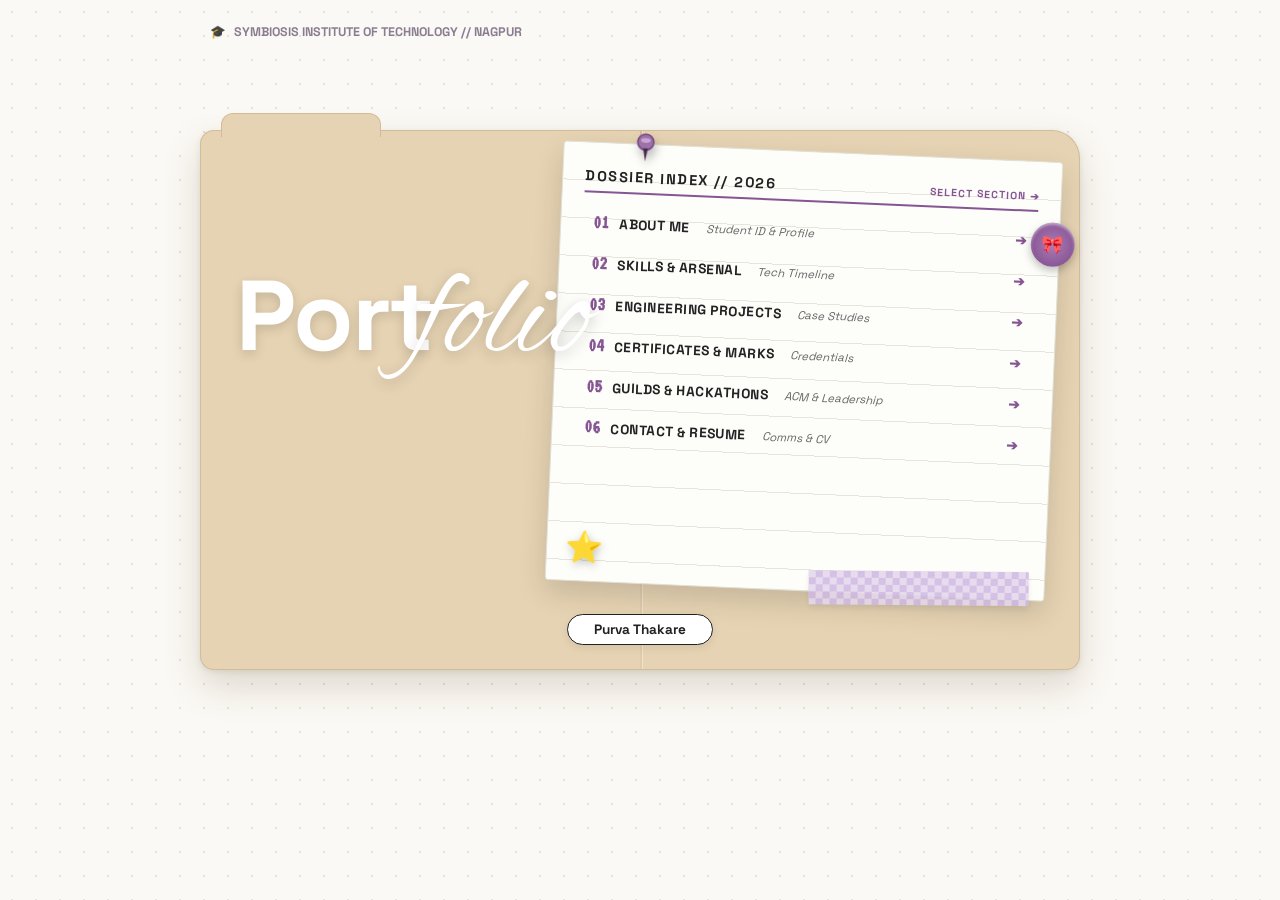
<file: index.html>
<!DOCTYPE html>
<html lang="en">
<head>
  <meta charset="UTF-8">
  <meta name="viewport" content="width=device-width, initial-scale=1.0">
  <meta name="description" content="Purva Thakare - Manila Folder & Scrapbook Portfolio (SIT Nagpur). Inspired by Alba Maho scrapbook reference.">
  <meta name="author" content="Purva Thakare">
  <title>Purva Thakare | Portfolio Dossier</title>
  
  <!-- Favicon Manila Folder Pin -->
  <link rel="icon" href="data:image/svg+xml,<svg xmlns=%22http://www.w3.org/2000/svg%22 viewBox=%220 0 100 100%22><text y=%22.9em%22 font-size=%2290%22>📁</text></svg>">

  <!-- Manila Folder & Scrapbook Stylesheet -->
  <link rel="stylesheet" href="css/retro-arcade.css">
</head>
<body>

  <!-- Top Institution HUD -->
  <aside class="quick-hud-dock">
    <div style="font-size: 0.78rem; font-weight: 700; color: #8a7d91; display: flex; align-items: center; gap: 8px;">
      <span>🎓</span> SYMBIOSIS INSTITUTE OF TECHNOLOGY // NAGPUR
    </div>
  </aside>

  <!-- ===================================================================
       1. TOP PILL NAVIGATION (Active on sub-pages; index page navigates via notebook)
       =================================================================== -->
  <nav class="top-pill-nav" aria-label="Scrapbook Section Navigation">
    <div class="pill-nav-container">
      <button class="nav-pill-btn active" data-stage="cover">📁 INDEX</button>
      <button class="nav-pill-btn" data-stage="about">ABOUT ME</button>
      <button class="nav-pill-btn" data-stage="skills">SKILLS</button>
      <button class="nav-pill-btn" data-stage="projects">PROJECTS</button>
      <button class="nav-pill-btn" data-stage="inventory">CERTIFICATES</button>
      <button class="nav-pill-btn" data-stage="guilds">GUILDS</button>
      <button class="nav-pill-btn" data-stage="contact">CONTACT</button>
    </div>
  </nav>

  <!-- ===================================================================
       MAIN VIEWPORT: STAGES IN MANILA FOLDER & SCRAPBOOK AESTHETIC
       =================================================================== -->
  <main class="scrapbook-viewport">

    <!-- ===============================================================
         STAGE 1: HERO MANILA FOLDER COVER (Matches Top of Reference)
         =============================================================== -->
    <section class="scrapbook-stage active-stage" id="stage-cover">
      <div class="manila-folder-wrapper">
        <div class="manila-folder-card">
          <!-- Folder Crease Seam -->
          <div class="folder-center-crease"></div>

          <!-- Pinned Lined Notebook Paper (Interactive Table of Contents Index Page) -->
          <div class="pinned-notebook-sheet">
            <!-- Purple 3D Pushpin (Top-Left) -->
            <svg class="purple-pushpin" viewBox="0 0 40 40">
              <circle cx="20" cy="14" r="10" fill="#9d72a8" stroke="#774982" stroke-width="2"/>
              <ellipse cx="20" cy="12" rx="6" ry="3" fill="#c8a5d3"/>
              <polygon points="17,22 23,22 20,38" fill="#4a284e"/>
            </svg>

            <!-- Purple Wax Seal Stamp with Bow (Right Edge) -->
            <div class="wax-seal-badge" title="Verified Dossier">🎀</div>

            <!-- Yellow 3D Star Charm (Bottom-Left from index_paper_reference.png) -->
            <div class="yellow-star-charm" title="Star Accent">⭐</div>

            <!-- Lavender Gingham Washi Tape (Bottom Edge) -->
            <div class="gingham-tape-strip"></div>

            <!-- Index Sheet Content / Buttons Placed on the Notebook Ruling -->
            <div class="index-sheet-header">
              <span class="index-header-title">DOSSIER INDEX // 2026</span>
              <span class="index-header-sub">SELECT SECTION ➔</span>
            </div>

            <div class="index-nav-links">
              <button class="index-line-btn" data-target-stage="about">
                <div class="index-line-left">
                  <span class="idx-marker">01</span>
                  <span class="idx-text">ABOUT ME</span>
                  <span class="idx-sub">Student ID & Profile</span>
                </div>
                <span class="idx-arrow">➔</span>
              </button>

              <button class="index-line-btn" data-target-stage="skills">
                <div class="index-line-left">
                  <span class="idx-marker">02</span>
                  <span class="idx-text">SKILLS & ARSENAL</span>
                  <span class="idx-sub">Tech Timeline</span>
                </div>
                <span class="idx-arrow">➔</span>
              </button>

              <button class="index-line-btn" data-target-stage="projects">
                <div class="index-line-left">
                  <span class="idx-marker">03</span>
                  <span class="idx-text">ENGINEERING PROJECTS</span>
                  <span class="idx-sub">Case Studies</span>
                </div>
                <span class="idx-arrow">➔</span>
              </button>

              <button class="index-line-btn" data-target-stage="inventory">
                <div class="index-line-left">
                  <span class="idx-marker">04</span>
                  <span class="idx-text">CERTIFICATES & MARKS</span>
                  <span class="idx-sub">Credentials</span>
                </div>
                <span class="idx-arrow">➔</span>
              </button>

              <button class="index-line-btn" data-target-stage="guilds">
                <div class="index-line-left">
                  <span class="idx-marker">05</span>
                  <span class="idx-text">GUILDS & HACKATHONS</span>
                  <span class="idx-sub">ACM & Leadership</span>
                </div>
                <span class="idx-arrow">➔</span>
              </button>

              <button class="index-line-btn" data-target-stage="contact">
                <div class="index-line-left">
                  <span class="idx-marker">06</span>
                  <span class="idx-text">CONTACT & RESUME</span>
                  <span class="idx-sub">Comms & CV</span>
                </div>
                <span class="idx-arrow">➔</span>
              </button>
            </div>
          </div>

          <!-- Signature Mixed Typography: "Port" (Geo) + "folio" (Cursive Script) -->
          <div class="mixed-portfolio-title">
            <span class="title-part-geo">Port</span>
            <span class="title-part-script">folio</span>
          </div>

          <!-- Bottom Label Badge (Alba Maho style -> Purva Thakare) -->
          <div class="folder-name-badge">
            Purva Thakare
          </div>
        </div>
      </div>
    </section>

    <!-- ===============================================================
         STAGE 2: ABOUT ME (DOSSIER & HANGING STUDENT ID LANYARD BADGE)
         Matches Middle Section of Reference Image
         =============================================================== -->
    <section class="scrapbook-stage" id="stage-about">
      <div class="stationery-dossier-card">
        <!-- Top Folder Tab -->
        <div class="dossier-top-tab"></div>

        <!-- Mixed Title: "About" (Cursive Script) + "me" (Pixel/Geo) -->
        <div class="about-mixed-heading">
          <span class="script-about">About</span>
          <span class="geo-me">me</span>
        </div>

        <!-- 3-Column Dossier Layout: Left Notes, Center Hanging ID, Right Notes -->
        <div class="dossier-columns-grid">

          <!-- Left Column Notes -->
          <div style="display: flex; flex-direction: column; gap: 16px;">
            <div class="dotted-note-box">
              <div class="note-box-title">🎓 Current Academic Standing</div>
              <div>Currently studying Bachelor of Technology in Computer Science and Engineering at Symbiosis Institute of Technology (SIT), Nagpur (2024–2028).</div>
            </div>

            <div class="dotted-note-box">
              <div class="note-box-title">🎖️ Schooling Foundation</div>
              <div>Carmel Convent Sr. Sec. School, Bhopal, Madhya Pradesh (Kindergarten through 12th Grade, CBSE Board).</div>
            </div>
          </div>

          <!-- Center Column: Hanging Student ID Badge (Replicating Reference Image) -->
          <div class="student-id-lanyard-wrapper">
            <!-- Metal Lanyard Clamp & Strap Loop -->
            <div class="id-metal-clip">
              <div class="clip-hole"></div>
            </div>

            <!-- Clear Plastic Badge Holder -->
            <div class="hanging-id-card">
              <div class="id-card-topbar">
                <span>STUDENT ID // 2024–28</span>
                <span>SIT NAGPUR</span>
              </div>

              <div class="id-card-content-flex">
                <!-- User's Official SIT Uniform Portrait with Round Glasses -->
                <div class="id-photo-frame">
                  <img src="assets/images/purva_profile.jpg" alt="Purva Thakare SIT Portrait" class="id-photo-img">
                </div>

                <!-- Meta Fields -->
                <div class="id-meta-fields">
                  <div style="font-weight: 800; font-size: 0.65rem; color: #888;">NAME:</div>
                  <div class="id-name-script">Purva Thakare</div>
                  <div style="font-weight: 700; color: #222; font-size: 0.72rem; margin-top: 2px;">OCCUPATION:</div>
                  <div style="font-style: italic; color: #555;">CSE Undergrad</div>
                  <div style="font-weight: 700; color: #222; font-size: 0.72rem; margin-top: 2px;">STATUS:</div>
                  <div style="color: #27ae60; font-weight: 700;">Active Scholar</div>
                </div>
              </div>

              <!-- Barcode Strip on ID Badge -->
              <div class="id-barcode-graphic"></div>
            </div>
          </div>

          <!-- Right Column Notes -->
          <div style="display: flex; flex-direction: column; gap: 16px;">
            <div class="dotted-note-box">
              <div class="note-box-title">🗣️ Languages</div>
              <div>English, Hindi, Marathi</div>
            </div>

            <div class="dotted-note-box">
              <div class="note-box-title">📍 Locations</div>
              <div>Bhopal, Madhya Pradesh<br>Nagpur, Maharashtra</div>
            </div>

            <div class="dotted-note-box">
              <div class="note-box-title">⚡ Career Focus</div>
              <div>AI/ML Systems, Web Engineering, and IoT Wearables.</div>
            </div>
          </div>

        </div>

        <!-- Bottom Statement (Matches Reference Quote Style) -->
        <div class="dossier-bottom-summary">
          Interested in <strong>applied machine learning, responsive web platforms, and IoT hazard detection systems</strong> that connect with users through purposeful software engineering.
        </div>
      </div>

      <div style="display: flex; justify-content: space-between; margin-top: 24px;">
        <button class="nav-pill-btn" data-target-stage="cover">◀ Cover</button>
        <button class="nav-pill-btn" data-target-stage="skills">Skills Sheet ▶</button>
      </div>
    </section>

    <!-- ===============================================================
         STAGE 3: SKILLS SHEET WITH CURLED CORNERS & TIMELINE BRANCHES
         Matches Bottom Section of Reference Image
         =============================================================== -->
    <section class="scrapbook-stage" id="stage-skills">
      <div class="skills-sheet-container">
        <!-- Top Pixel Confetti / Purple Mosaic Row -->
        <div class="top-pixel-confetti-row"></div>

        <!-- Curled Paper Corners (Dog-ear folded corners from reference) -->
        <div class="curled-corner-left"></div>
        <div class="curled-corner-right"></div>

        <!-- Mixed Title: "Sk" (Cursive Script) + "ills" (Pixel/Geo) -->
        <div class="skills-mixed-title">
          <span class="script-sk">Sk</span>
          <span class="geo-ills">ills</span>
        </div>

        <!-- Skills Timeline Wire with Purple Node Badges -->
        <div class="skills-timeline-wire">
          <div class="skill-branch-nodes">
            
            <!-- Skill 1: Python -->
            <div class="skill-badge-card">
              <div class="skill-badge-header">
                <div class="skill-square-icon">Py</div>
                <div>
                  <div style="font-weight: 800; font-size: 0.95rem;">Python</div>
                  <div class="skill-stars-rating">★★★★★</div>
                </div>
              </div>
              <p class="skill-desc-text">
                Certified in Python 3.x (Red Hat AD141). Data pipelines, OOP design, algorithmic scripting, and API services.
              </p>
            </div>

            <!-- Skill 2: JavaScript & Web -->
            <div class="skill-badge-card">
              <div class="skill-badge-header">
                <div class="skill-square-icon">Js</div>
                <div>
                  <div style="font-weight: 800; font-size: 0.95rem;">Web Dev</div>
                  <div class="skill-stars-rating">★★★★★</div>
                </div>
              </div>
              <p class="skill-desc-text">
                Modern responsive architectures, HTML5, CSS3, DOM manipulation, RESTful API integration, and user-centric UI.
              </p>
            </div>

            <!-- Skill 3: C & Java -->
            <div class="skill-badge-card">
              <div class="skill-badge-header">
                <div class="skill-square-icon">C/J</div>
                <div>
                  <div style="font-weight: 800; font-size: 0.95rem;">C / Java</div>
                  <div class="skill-stars-rating">★★★★☆</div>
                </div>
              </div>
              <p class="skill-desc-text">
                Robust foundation in memory management, object-oriented concepts, and algorithmic problem-solving.
              </p>
            </div>

            <!-- Skill 4: Machine Learning & NLP -->
            <div class="skill-badge-card">
              <div class="skill-badge-header">
                <div class="skill-square-icon">ML</div>
                <div>
                  <div style="font-weight: 800; font-size: 0.95rem;">AI / ML</div>
                  <div class="skill-stars-rating">★★★★☆</div>
                </div>
              </div>
              <p class="skill-desc-text">
                Scikit-learn, text sentiment classification, cosine similarity recommender systems, and computer vision pipelines.
              </p>
            </div>

            <!-- Skill 5: IoT & Embedded Sensors -->
            <div class="skill-badge-card">
              <div class="skill-badge-header">
                <div class="skill-square-icon">IoT</div>
                <div>
                  <div style="font-weight: 800; font-size: 0.95rem;">Hardware</div>
                  <div class="skill-stars-rating">★★★★☆</div>
                </div>
              </div>
              <p class="skill-desc-text">
                Microcontroller firmware (Arduino/ESP32), ultrasonic/optical sensor arrays, and low-latency alert haptics.
              </p>
            </div>

          </div>

          <!-- Plus Tags Cluster (+ SQL, + GIT, + LINUX, + EXCEL, + CANVA) -->
          <div class="skill-plus-tags-cluster">
            <span class="plus-tag-pill"><span class="plus-symbol">+</span> SQL / PL</span>
            <span class="plus-tag-pill"><span class="plus-symbol">+</span> GIT & GITHUB</span>
            <span class="plus-tag-pill"><span class="plus-symbol">+</span> LINUX (RED HAT RH124)</span>
            <span class="plus-tag-pill"><span class="plus-symbol">+</span> DATA STRUCTURES (INFOSYS)</span>
            <span class="plus-tag-pill"><span class="plus-symbol">+</span> CANVA</span>
            <span class="plus-tag-pill"><span class="plus-symbol">+</span> EXCEL</span>
            <span class="plus-tag-pill"><span class="plus-symbol">+</span> POWERPOINT</span>
            <span class="plus-tag-pill"><span class="plus-symbol">+</span> TEAM LEADERSHIP (ACM)</span>
          </div>
        </div>
      </div>

      <div style="display: flex; justify-content: space-between; margin-top: 24px;">
        <button class="nav-pill-btn" data-target-stage="about">◀ About Me</button>
        <button class="nav-pill-btn" data-target-stage="projects">View Projects ▶</button>
      </div>
    </section>

    <!-- ===============================================================
         STAGE 4: PROJECTS (SCRAPBOOK DOSSIER CARDS)
         =============================================================== -->
    <section class="scrapbook-stage" id="stage-projects">
      <div class="stationery-dossier-card">
        <div class="about-mixed-heading">
          <span class="script-about">Proj</span>
          <span class="geo-me">ects</span>
        </div>

        <div class="projects-scrapbook-grid">
          
          <!-- Project 1 -->
          <article class="project-dossier-card">
            <div class="project-tape-tag">RECOMMENDER SYSTEM</div>
            <h3 class="project-card-heading">Spotify Recommender System</h3>
            <div class="project-dates">Jan 2025 – Apr 2025</div>
            <p class="project-body">
              Engineered a personalized music recommendation engine using Python, Scikit-learn, and the Spotify Web API. Calculates cosine similarity across 50,000+ track metadata vectors to generate custom 20-song playlists.
            </p>
            <button class="project-inspect-btn btn-inspect-quest" data-quest="spotify">Inspect Case Study</button>
          </article>

          <!-- Project 2 -->
          <article class="project-dossier-card">
            <div class="project-tape-tag">CONVERSATIONAL AI</div>
            <h3 class="project-card-heading">NLP Mental Health Chatbot</h3>
            <div class="project-dates">Jul 2025 – Dec 2025</div>
            <p class="project-body">
              Developed an empathetic AI conversational agent using Python and NLP to analyze conversational sentiment, detect emotional distress signals, and offer supportive context-aware wellness coping strategies.
            </p>
            <button class="project-inspect-btn btn-inspect-quest" data-quest="chatbot">Inspect Case Study</button>
          </article>

          <!-- Project 3 -->
          <article class="project-dossier-card">
            <div class="project-tape-tag">COMPUTER VISION & NLP</div>
            <h3 class="project-card-heading">Cinematic Metadata AI Agent</h3>
            <div class="project-dates">Jan 2026 – Present</div>
            <p class="project-body">
              Built an automated AI agent that processes video reels to extract scene classification, actor dialogues, emotion detection, and timestamp-synchronized video discovery indices.
            </p>
            <button class="project-inspect-btn btn-inspect-quest" data-quest="cinematic">Inspect Case Study</button>
          </article>

          <!-- Project 4 -->
          <article class="project-dossier-card">
            <div class="project-tape-tag">IOT & WEARABLE TECH</div>
            <h3 class="project-card-heading">AuraPath: Hazard Detection</h3>
            <div class="project-dates">Apr 2026 – Present</div>
            <p class="project-body">
              Designed AuraPath, an assistive wearable device for visually impaired individuals. Integrates ultrasonic proximity and optical sensors with microcontrollers for real-time haptic/audio hazard alerts.
            </p>
            <button class="project-inspect-btn btn-inspect-quest" data-quest="aurapath">Inspect Case Study</button>
          </article>

        </div>
      </div>

      <div style="display: flex; justify-content: space-between; margin-top: 24px;">
        <button class="nav-pill-btn" data-target-stage="skills">◀ Skills</button>
        <button class="nav-pill-btn" data-target-stage="inventory">Certificates ▶</button>
      </div>
    </section>

    <!-- ===============================================================
         STAGE 5: INVENTORY & CERTIFICATES
         =============================================================== -->
    <section class="scrapbook-stage" id="stage-inventory">
      <div class="stationery-dossier-card">
        <div class="about-mixed-heading">
          <span class="script-about">Cert</span>
          <span class="geo-me">ificates</span>
        </div>

        <div class="cert-cards-row">
          <div class="cert-document-item">
            <span class="cert-badge-stamp">📜</span>
            <div class="cert-doc-title">Introduction to Python (AD141)</div>
            <div class="cert-doc-issuer">Red Hat Training & Certification</div>
            <p style="font-size: 0.85rem; color: #555;">
              Certified mastery in modular Python, procedural algorithms, data transformation, and system utilities.
            </p>
          </div>

          <div class="cert-document-item">
            <span class="cert-badge-stamp">🏆</span>
            <div class="cert-doc-title">DSA using Python (Part 1)</div>
            <div class="cert-doc-issuer">Infosys Springboard</div>
            <p style="font-size: 0.85rem; color: #555;">
              Computational complexity analysis (Big-O), recursion, sorting/searching algorithms, and linked structures.
            </p>
          </div>

          <div class="cert-document-item">
            <span class="cert-badge-stamp">🛡️</span>
            <div class="cert-doc-title">System Administration I (RH124)</div>
            <div class="cert-doc-issuer">Red Hat Enterprise Linux (Ver. 10)</div>
            <p style="font-size: 0.85rem; color: #555;">
              Linux terminal mastery, file hierarchy permissions, storage management, and background service daemons.
            </p>
          </div>
        </div>

        <!-- Academic Performance Scoreboard -->
        <div class="academic-scoreboard-row">
          <div class="score-cell">
            <div class="score-num">B.Tech</div>
            <div style="font-weight: 700; font-size: 0.85rem;">SIT NAGPUR</div>
            <div style="font-size: 0.75rem; color: #666;">Computer Science (2024–28)</div>
          </div>
          <div class="score-cell">
            <div class="score-num">10+2</div>
            <div style="font-weight: 700; font-size: 0.85rem;">CARMEL CONVENT</div>
            <div style="font-size: 0.75rem; color: #666;">CBSE Board, Bhopal</div>
          </div>
          <div class="score-cell">
            <div class="score-num">4+</div>
            <div style="font-weight: 700; font-size: 0.85rem;">PROJECTS</div>
            <div style="font-size: 0.75rem; color: #666;">AI, NLP, IoT, Recommender</div>
          </div>
          <div class="score-cell">
            <div class="score-num">3</div>
            <div style="font-weight: 700; font-size: 0.85rem;">CREDENTIALS</div>
            <div style="font-size: 0.75rem; color: #666;">Red Hat & Infosys</div>
          </div>
        </div>
      </div>

      <div style="display: flex; justify-content: space-between; margin-top: 24px;">
        <button class="nav-pill-btn" data-target-stage="projects">◀ Projects</button>
        <button class="nav-pill-btn" data-target-stage="guilds">Guilds ▶</button>
      </div>
    </section>

    <!-- ===============================================================
         STAGE 6: GUILDS & CONTRIBUTIONS
         =============================================================== -->
    <section class="scrapbook-stage" id="stage-guilds">
      <div class="stationery-dossier-card">
        <div class="about-mixed-heading">
          <span class="script-about">Lead</span>
          <span class="geo-me">ership</span>
        </div>

        <div class="projects-scrapbook-grid">
          <div class="project-dossier-card">
            <div class="project-tape-tag">ACM STUDENT CHAPTER</div>
            <h3 class="project-card-heading">Core Committee Member</h3>
            <div class="project-dates">SIT Nagpur Student Chapter</div>
            <p class="project-body">
              Active student leader organizing campus hackathons, technical speaker series, and collaborative programming bootcamps.
            </p>
          </div>

          <div class="project-dossier-card">
            <div class="project-tape-tag">ENTERPRISE INTERNSHIP</div>
            <h3 class="project-card-heading">ServiceNow Virtual Internship</h3>
            <div class="project-dates">Software Intern</div>
            <p class="project-body">
              Hands-on exposure to enterprise cloud workflows, automated service architectures, and system administration modules.
            </p>
          </div>

          <div class="project-dossier-card">
            <div class="project-tape-tag">NATIONAL INNOVATION</div>
            <h3 class="project-card-heading">Smart India Hackathon (SIH)</h3>
            <div class="project-dates">Competitor & System Designer</div>
            <p class="project-body">
              Collaborated in 36-hour nationwide hackathon tackling real-world problems with rapid prototype design and data implementation.
            </p>
          </div>

          <div class="project-dossier-card">
            <div class="project-tape-tag">TECH SYMPOSIUMS</div>
            <h3 class="project-card-heading">Inter-College Hackathons</h3>
            <div class="project-dates">Participant & Team Lead</div>
            <p class="project-body">
              Regular participant in sprint hackathons, developing functional AI tools, accessible hardware systems, and clean web applications.
            </p>
          </div>
        </div>
      </div>

      <div style="display: flex; justify-content: space-between; margin-top: 24px;">
        <button class="nav-pill-btn" data-target-stage="inventory">◀ Certificates</button>
        <button class="nav-pill-btn" data-target-stage="contact">Contact Purva ▶</button>
      </div>
    </section>

    <!-- ===============================================================
         STAGE 7: CONTACT & DOWNLOAD RESUME
         =============================================================== -->
    <section class="scrapbook-stage" id="stage-contact">
      <div class="stationery-dossier-card">
        <div class="about-mixed-heading">
          <span class="script-about">Con</span>
          <span class="geo-me">tact</span>
        </div>

        <div class="contact-dossier-grid">
          <!-- Direct Links -->
          <div>
            <div class="contact-row-item">
              <span>✉️</span>
              <div>
                <div style="font-size: 0.72rem; color: #888;">EMAIL:</div>
                <a href="mailto:pthakare2602@gmail.com">pthakare2602@gmail.com</a>
              </div>
            </div>

            <div class="contact-row-item">
              <span>📞</span>
              <div>
                <div style="font-size: 0.72rem; color: #888;">TELEPHONE:</div>
                <a href="tel:+917999282181">+91 7999282181</a>
              </div>
            </div>

            <div class="contact-row-item">
              <span>💼</span>
              <div>
                <div style="font-size: 0.72rem; color: #888;">LINKEDIN:</div>
                <a href="https://www.linkedin.com/in/purva-thakare-83b820320/" target="_blank" rel="noopener noreferrer">Purva Thakare | LinkedIn</a>
              </div>
            </div>

            <div class="contact-row-item">
              <span>🐙</span>
              <div>
                <div style="font-size: 0.72rem; color: #888;">GITHUB:</div>
                <a href="https://github.com/purvathakare" target="_blank" rel="noopener noreferrer">github.com/purvathakare</a>
              </div>
            </div>

            <!-- Download Resume CTA Button -->
            <div style="margin-top: 20px;">
              <a href="assets/docs/Purva_Thakare_Resume.html" target="_blank" class="nav-pill-btn" style="display: block; text-align: center; background: #222222; color: #ffffff; padding: 12px 20px;">
                📄 View & Print Official Resume / CV
              </a>
            </div>
          </div>

          <!-- Transmission Form -->
          <div>
            <h3 style="font-size: 1.1rem; margin-bottom: 12px; font-weight: 800;">Dispatch a Message</h3>
            <form class="dossier-form" id="portfolio-contact-form">
              <input type="text" id="form-name" placeholder="Your Name or Recruiter Title" required>
              <input type="email" id="form-email" placeholder="Your Work Email" required>
              <textarea id="form-msg" rows="4" placeholder="Let's build something extraordinary together..." required></textarea>
              <button type="submit" class="btn-submit-scrapbook">Send Message</button>
            </form>
          </div>
        </div>

        <!-- =============================================================
             ADMIN ONLY // VISITOR IP SURVEILLANCE VAULT (CONTACT SECTION ONLY)
             Visible only to site owner (Purva) after PIN authentication
             ============================================================= -->
        <div class="admin-contact-container" id="admin-contact-section" style="margin-top: 36px; border-top: 2px dashed #865593; padding-top: 24px;">
          
          <!-- State 1: Locked Clearance Prompt (Visible by Default to visitors) -->
          <div id="contact-admin-locked" style="background: #fbf9f5; border: 1.5px solid #222222; border-radius: 8px; padding: 18px 22px;">
            <div style="display: flex; justify-content: space-between; align-items: center; flex-wrap: wrap; gap: 14px;">
              <div>
                <div class="admin-classified-tag" style="margin-bottom: 6px;">SITE OWNER CLEARANCE</div>
                <div style="font-weight: 800; font-size: 1.05rem; color: #222222;">
                  🔒 Administrator IP Surveillance Portal
                </div>
                <div style="font-size: 0.8rem; color: #666666; margin-top: 3px;">
                  Restricted to Purva Thakare. Enter PIN code to inspect real-time visitor IP addresses and connection logs.
                </div>
              </div>

              <!-- Quick PIN Unlock Form -->
              <form id="contact-admin-pin-form" style="display: flex; gap: 8px; align-items: center; flex-wrap: wrap;">
                <input type="password" id="contact-admin-pin-input" class="admin-search-input" placeholder="Enter PIN code" style="width: 160px; min-width: 130px; padding: 8px 12px;" required>
                <button type="submit" class="admin-action-btn" style="padding: 8px 18px; font-size: 0.82rem;">
                  Unlock
                </button>
              </form>
            </div>
            <div id="contact-admin-pin-error" class="admin-pin-error" style="margin-top: 8px; color: #c0392b;">Incorrect PIN. Access restricted to site administrator.</div>
          </div>

          <!-- State 2: Unlocked Admin Console (Revealed ONLY after correct PIN verification) -->
          <div id="contact-admin-unlocked" style="display: none; background: #ffffff; border: 2px solid #222222; border-radius: 8px; padding: 22px;">
            
            <div style="display: flex; justify-content: space-between; align-items: flex-start; flex-wrap: wrap; gap: 12px; margin-bottom: 18px;">
              <div>
                <div class="admin-classified-tag" style="margin-bottom: 4px;">TOP SECRET // VISITOR SURVEILLANCE REGISTRY</div>
                <h3 style="font-size: 1.35rem; font-weight: 800; color: #222222; margin: 2px 0;">
                  Live Visitor IP Intelligence Center
                </h3>
                <div style="font-size: 0.78rem; color: #666666;">
                  Authenticated as: <strong style="color: #865593;">Purva Thakare (Admin)</strong> // Real-time cross-device visitor traffic
                </div>
              </div>

              <button class="admin-action-btn" id="btn-contact-admin-lock" style="font-size: 0.75rem; background: #c0392b;">
                🔒 Lock Console
              </button>
            </div>

            <!-- Live Metrics Deck -->
            <div class="admin-metrics-row">
              <div class="admin-metric-card">
                <div class="admin-metric-num" id="contact-metric-total">0</div>
                <div class="admin-metric-label">TOTAL VISITS RECORDED</div>
              </div>
              <div class="admin-metric-card">
                <div class="admin-metric-num" id="contact-metric-unique">0</div>
                <div class="admin-metric-label">UNIQUE VISITOR IPS</div>
              </div>
              <div class="admin-metric-card">
                <div class="admin-metric-num" style="color: #2e7d32;" id="contact-metric-sync">LIVE 🟢</div>
                <div class="admin-metric-label">CLOUD TELEMETRY SYNC</div>
              </div>
            </div>

            <!-- Toolbar: Search filter, Refresh, CSV Export, Clear -->
            <div class="admin-toolbar-row" style="margin-bottom: 14px;">
              <input type="text" id="contact-admin-search" class="admin-search-input" placeholder="🔍 Search IP, City, Country, or ISP...">
              
              <div style="display: flex; gap: 8px; flex-wrap: wrap;">
                <button class="admin-action-btn btn-secondary" id="btn-contact-admin-refresh" title="Pull latest incoming visitor logs from cloud">
                  🔄 Refresh
                </button>
                <button class="admin-action-btn" id="btn-contact-admin-export" title="Download all visitor IPs as CSV spreadsheet">
                  📥 Export CSV
                </button>
                <button class="admin-action-btn btn-secondary" id="btn-contact-admin-clear" title="Clear current visitor log history" style="color: #c0392b; border-color: #c0392b;">
                  🗑️ Clear
                </button>
              </div>
            </div>

            <!-- Real-Time Visitor IP Registry Table -->
            <div class="admin-table-wrapper" style="max-height: 400px; border: 1.5px solid #222222; border-radius: 6px;">
              <table class="admin-ip-table" id="contact-admin-table">
                <thead>
                  <tr>
                    <th style="min-width: 140px;">Visitor IP</th>
                    <th style="min-width: 160px;">Geographic Location</th>
                    <th style="min-width: 130px;">Network / ISP</th>
                    <th style="min-width: 130px;">Device & OS</th>
                    <th style="min-width: 130px;">Timestamp</th>
                  </tr>
                </thead>
                <tbody id="contact-admin-tbody">
                  <!-- Injected via js/visitor-telemetry.js -->
                </tbody>
              </table>
            </div>

            <!-- Real-Time Mobile Push Notifications & Cloud Webhook Settings -->
            <div class="admin-cloud-card" style="margin-top: 20px;">
              <div class="admin-cloud-header">
                <span>📡</span> Real-Time Cloud Telemetry & Push Alerts
              </div>
              <p style="font-size: 0.8rem; color: #555555; line-height: 1.45; margin-bottom: 10px;">
                Visitors are dispatched to your cloud feed in real time. You can view the live feed in any browser or receive an instant push notification on your mobile phone whenever someone opens your portfolio!
              </p>

              <div style="display: flex; gap: 12px; align-items: center; flex-wrap: wrap; margin-bottom: 14px;">
                <a href="https://ntfy.sh/purva_portfolio_visitor_ips_2026" target="_blank" rel="noopener noreferrer" class="admin-action-btn" style="background: #865593; font-size: 0.78rem; padding: 7px 14px;">
                  🔔 Open Live Cloud Stream (ntfy.sh)
                </a>
                <span style="font-size: 0.75rem; color: #666;">
                  (Or subscribe on the free <a href="https://ntfy.sh" target="_blank" style="color: #865593; font-weight: bold;">ntfy app</a> to topic: <code>purva_portfolio_visitor_ips_2026</code>)
                </span>
              </div>

              <div style="border-top: 1px dashed #dcd0de; padding-top: 10px; margin-top: 10px;">
                <div style="font-size: 0.75rem; font-weight: 700; color: #444;">
                  Custom Webhook (Discord / Telegram / Custom API):
                </div>
                <div class="admin-cloud-input-row">
                  <input type="url" id="contact-custom-webhook" class="admin-cloud-input" placeholder="https://discord.com/api/webhooks/... or https://your-server/webhook">
                  <button class="admin-action-btn" id="btn-contact-save-webhook" style="font-size: 0.75rem; padding: 6px 12px;">Save Webhook</button>
                </div>
                <div id="contact-webhook-status" style="font-size: 0.72rem; color: #2e7d32; margin-top: 4px; display: none;">Saved! Future visitors will trigger this webhook.</div>
              </div>

              <div style="border-top: 1px dashed #dcd0de; padding-top: 10px; margin-top: 10px;">
                <div style="font-size: 0.75rem; font-weight: 700; color: #444;">
                  Change Admin PIN:
                </div>
                <div class="admin-cloud-input-row">
                  <input type="text" id="contact-change-pin" class="admin-cloud-input" placeholder="New PIN (e.g. purva2026)">
                  <button class="admin-action-btn" id="btn-contact-save-pin" style="font-size: 0.75rem; padding: 6px 12px;">Update PIN</button>
                </div>
                <div id="contact-pin-status" style="font-size: 0.72rem; color: #2e7d32; margin-top: 4px; display: none;">Admin PIN updated successfully!</div>
              </div>
            </div>

          </div>
        </div>
      </div>

      <div style="display: flex; justify-content: space-between; align-items: center; margin-top: 24px; flex-wrap: wrap; gap: 10px;">
        <button class="nav-pill-btn" data-target-stage="guilds">◀ Guilds</button>
        <div style="font-size: 0.75rem; color: #888888;">Purva Thakare &bull; SIT Nagpur</div>
        <button class="nav-pill-btn" data-target-stage="cover">Cover Home ▶</button>
      </div>
    </section>

  </main>

  <!-- Interactive Project Inspection Modal -->
  <div class="modal-overlay" id="quest-detail-modal">
    <div class="modal-content">
      <button class="modal-close-btn" id="modal-close">✕</button>
      <h3 id="modal-quest-title" style="color: #222222; font-size: 1.25rem; font-weight: 800; margin-bottom: 12px;"></h3>
      <div id="modal-quest-body"></div>
    </div>
  </div>

  <!-- Scripts -->
  <script src="js/retro-sound.js"></script>
  <script src="js/visitor-telemetry.js"></script>
  <script src="js/interactive-console.js"></script>
</body>
</html>
</file>
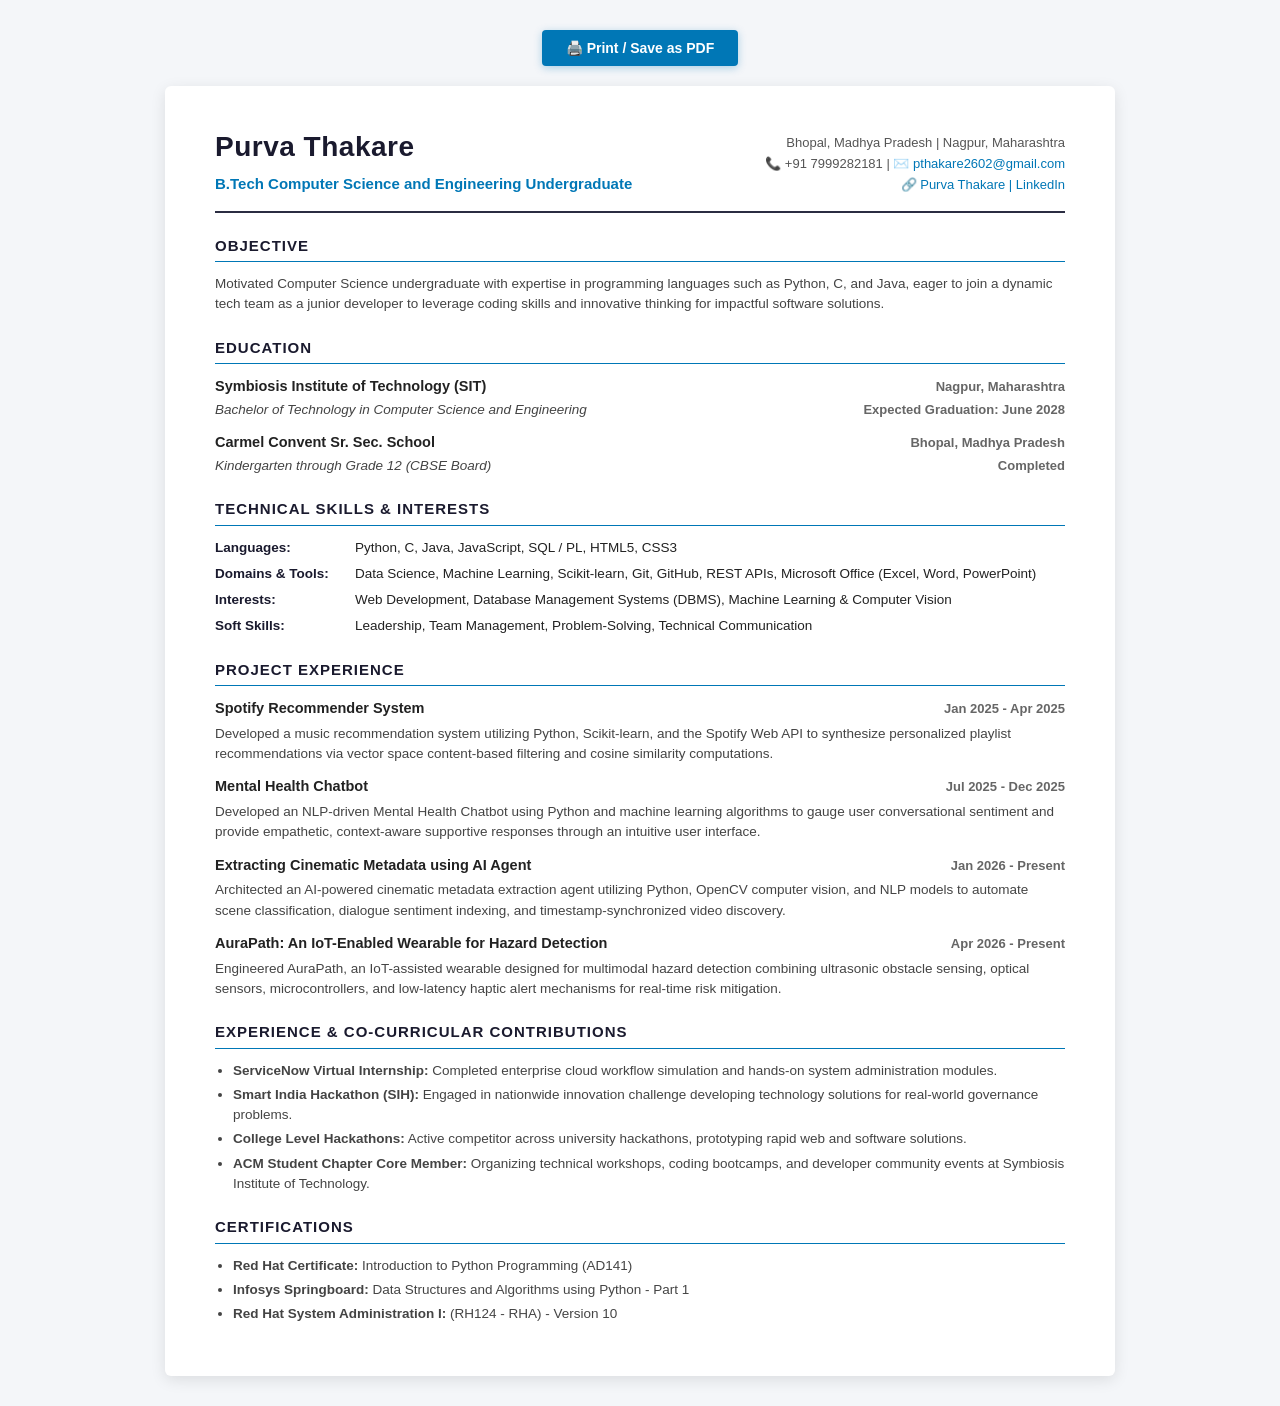
<file: assets/docs/Purva_Thakare_Resume.html>
<!DOCTYPE html>
<html lang="en">
<head>
  <meta charset="UTF-8">
  <meta name="viewport" content="width=device-width, initial-scale=1.0">
  <title>Purva Thakare - Curriculum Vitae</title>
  <style>
    body {
      font-family: 'Segoe UI', Tahoma, Geneva, Verdana, sans-serif;
      line-height: 1.5;
      color: #222;
      background: #f4f6f9;
      padding: 30px;
      margin: 0;
    }
    .resume-container {
      max-width: 850px;
      margin: 0 auto;
      background: #fff;
      padding: 40px 50px;
      box-shadow: 0 4px 15px rgba(0,0,0,0.1);
      border-radius: 6px;
    }
    .header-bar {
      border-bottom: 2px solid #2b2d42;
      padding-bottom: 15px;
      margin-bottom: 20px;
      display: flex;
      justify-content: space-between;
      align-items: flex-end;
    }
    .name-title h1 {
      margin: 0;
      font-size: 28px;
      color: #1a1a2e;
      letter-spacing: 0.5px;
    }
    .name-title p {
      margin: 5px 0 0;
      color: #0077b6;
      font-size: 15px;
      font-weight: 600;
    }
    .contact-info {
      text-align: right;
      font-size: 13px;
      color: #555;
      line-height: 1.6;
    }
    .contact-info a {
      color: #0077b6;
      text-decoration: none;
    }
    .section-title {
      font-size: 15px;
      font-weight: 700;
      text-transform: uppercase;
      letter-spacing: 1px;
      color: #1a1a2e;
      border-bottom: 1.5px solid #0077b6;
      padding-bottom: 4px;
      margin-top: 22px;
      margin-bottom: 12px;
    }
    .entry-row {
      display: flex;
      justify-content: space-between;
      align-items: baseline;
      margin-bottom: 2px;
    }
    .entry-main {
      font-weight: 700;
      color: #222;
      font-size: 14.5px;
    }
    .entry-sub {
      font-style: italic;
      color: #444;
      font-size: 13.5px;
    }
    .entry-meta {
      font-size: 13px;
      color: #666;
      font-weight: 600;
    }
    .entry-desc {
      font-size: 13.5px;
      color: #444;
      margin-top: 4px;
      margin-bottom: 12px;
    }
    ul.bullet-list {
      margin: 4px 0 12px 18px;
      padding: 0;
      font-size: 13.5px;
      color: #444;
    }
    ul.bullet-list li {
      margin-bottom: 4px;
    }
    .skills-grid {
      display: grid;
      grid-template-columns: 140px 1fr;
      row-gap: 6px;
      font-size: 13.5px;
    }
    .skill-cat {
      font-weight: 600;
      color: #1a1a2e;
    }
    .print-btn-bar {
      text-align: center;
      margin-bottom: 20px;
    }
    .print-btn {
      background: #0077b6;
      color: white;
      border: none;
      padding: 10px 24px;
      font-size: 14px;
      font-weight: 600;
      border-radius: 4px;
      cursor: pointer;
      box-shadow: 0 2px 8px rgba(0, 119, 182, 0.3);
    }
    .print-btn:hover {
      background: #023e8a;
    }
    @media print {
      body {
        background: #fff;
        padding: 0;
      }
      .resume-container {
        box-shadow: none;
        padding: 0;
        max-width: 100%;
      }
      .print-btn-bar {
        display: none;
      }
    }
  </style>
</head>
<body>

  <div class="print-btn-bar">
    <button class="print-btn" onclick="window.print()">🖨️ Print / Save as PDF</button>
  </div>

  <div class="resume-container">
    <div class="header-bar">
      <div class="name-title">
        <h1>Purva Thakare</h1>
        <p>B.Tech Computer Science and Engineering Undergraduate</p>
      </div>
      <div class="contact-info">
        <div>Bhopal, Madhya Pradesh | Nagpur, Maharashtra</div>
        <div>📞 +91 7999282181 | ✉️ <a href="mailto:pthakare2602@gmail.com">pthakare2602@gmail.com</a></div>
        <div>🔗 <a href="https://www.linkedin.com/in/purva-thakare-83b820320/" target="_blank">Purva Thakare | LinkedIn</a></div>
      </div>
    </div>

    <div class="section-title">Objective</div>
    <div class="entry-desc">
      Motivated Computer Science undergraduate with expertise in programming languages such as Python, C, and Java, eager to join a dynamic tech team as a junior developer to leverage coding skills and innovative thinking for impactful software solutions.
    </div>

    <div class="section-title">Education</div>
    <div style="margin-bottom: 12px;">
      <div class="entry-row">
        <span class="entry-main">Symbiosis Institute of Technology (SIT)</span>
        <span class="entry-meta">Nagpur, Maharashtra</span>
      </div>
      <div class="entry-row">
        <span class="entry-sub">Bachelor of Technology in Computer Science and Engineering</span>
        <span class="entry-meta">Expected Graduation: June 2028</span>
      </div>
    </div>

    <div style="margin-bottom: 12px;">
      <div class="entry-row">
        <span class="entry-main">Carmel Convent Sr. Sec. School</span>
        <span class="entry-meta">Bhopal, Madhya Pradesh</span>
      </div>
      <div class="entry-row">
        <span class="entry-sub">Kindergarten through Grade 12 (CBSE Board)</span>
        <span class="entry-meta">Completed</span>
      </div>
    </div>

    <div class="section-title">Technical Skills & Interests</div>
    <div class="skills-grid">
      <div class="skill-cat">Languages:</div>
      <div>Python, C, Java, JavaScript, SQL / PL, HTML5, CSS3</div>
      <div class="skill-cat">Domains & Tools:</div>
      <div>Data Science, Machine Learning, Scikit-learn, Git, GitHub, REST APIs, Microsoft Office (Excel, Word, PowerPoint)</div>
      <div class="skill-cat">Interests:</div>
      <div>Web Development, Database Management Systems (DBMS), Machine Learning & Computer Vision</div>
      <div class="skill-cat">Soft Skills:</div>
      <div>Leadership, Team Management, Problem-Solving, Technical Communication</div>
    </div>

    <div class="section-title">Project Experience</div>
    
    <div style="margin-bottom: 12px;">
      <div class="entry-row">
        <span class="entry-main">Spotify Recommender System</span>
        <span class="entry-meta">Jan 2025 - Apr 2025</span>
      </div>
      <div class="entry-desc">
        Developed a music recommendation system utilizing Python, Scikit-learn, and the Spotify Web API to synthesize personalized playlist recommendations via vector space content-based filtering and cosine similarity computations.
      </div>
    </div>

    <div style="margin-bottom: 12px;">
      <div class="entry-row">
        <span class="entry-main">Mental Health Chatbot</span>
        <span class="entry-meta">Jul 2025 - Dec 2025</span>
      </div>
      <div class="entry-desc">
        Developed an NLP-driven Mental Health Chatbot using Python and machine learning algorithms to gauge user conversational sentiment and provide empathetic, context-aware supportive responses through an intuitive user interface.
      </div>
    </div>

    <div style="margin-bottom: 12px;">
      <div class="entry-row">
        <span class="entry-main">Extracting Cinematic Metadata using AI Agent</span>
        <span class="entry-meta">Jan 2026 - Present</span>
      </div>
      <div class="entry-desc">
        Architected an AI-powered cinematic metadata extraction agent utilizing Python, OpenCV computer vision, and NLP models to automate scene classification, dialogue sentiment indexing, and timestamp-synchronized video discovery.
      </div>
    </div>

    <div style="margin-bottom: 12px;">
      <div class="entry-row">
        <span class="entry-main">AuraPath: An IoT-Enabled Wearable for Hazard Detection</span>
        <span class="entry-meta">Apr 2026 - Present</span>
      </div>
      <div class="entry-desc">
        Engineered AuraPath, an IoT-assisted wearable designed for multimodal hazard detection combining ultrasonic obstacle sensing, optical sensors, microcontrollers, and low-latency haptic alert mechanisms for real-time risk mitigation.
      </div>
    </div>

    <div class="section-title">Experience & Co-Curricular Contributions</div>
    <ul class="bullet-list">
      <li><strong>ServiceNow Virtual Internship:</strong> Completed enterprise cloud workflow simulation and hands-on system administration modules.</li>
      <li><strong>Smart India Hackathon (SIH):</strong> Engaged in nationwide innovation challenge developing technology solutions for real-world governance problems.</li>
      <li><strong>College Level Hackathons:</strong> Active competitor across university hackathons, prototyping rapid web and software solutions.</li>
      <li><strong>ACM Student Chapter Core Member:</strong> Organizing technical workshops, coding bootcamps, and developer community events at Symbiosis Institute of Technology.</li>
    </ul>

    <div class="section-title">Certifications</div>
    <ul class="bullet-list">
      <li><strong>Red Hat Certificate:</strong> Introduction to Python Programming (AD141)</li>
      <li><strong>Infosys Springboard:</strong> Data Structures and Algorithms using Python - Part 1</li>
      <li><strong>Red Hat System Administration I:</strong> (RH124 - RHA) - Version 10</li>
    </ul>

  </div>
</body>
</html>
</file>
<file: css/retro-arcade.css>
/* ===================================================================
   PURVA THAKARE - MANILA FOLDER & SCRAPBOOK PORTFOLIO
   Aesthetic: Manila Folder, Lined Stationery, ID Lanyard Badge, Curled Paper Corners
   Matching: scrapbook_reference.jpg (Alba Maho reference)
   =================================================================== */

@import url('https://fonts.googleapis.com/css2?family=Alex+Brush&family=Great+Vibes&family=Silkscreen:wght@400;700&family=Space+Grotesk:wght@400;500;600;700;800&family=VT323&display=swap');

:root {
  /* Manila Folder & Stationery Palette */
  --bg-desktop: #fbf9f5;
  --bg-cream: #f4eee2;
  
  --folder-manila: #e6d3b3;
  --folder-manila-dark: #cfb992;
  --folder-manila-light: #f0e2ca;
  --folder-shadow: rgba(120, 95, 60, 0.22);
  
  --stationery-grey: #e9eaec;
  --stationery-white: #ffffff;
  --stationery-border: #d4d6da;
  
  --tape-lavender: #d6c6e1;
  --wax-purple: #9d72a8;
  --wax-purple-dark: #774982;
  --accent-purple: #865593;
  --accent-purple-light: #ece3f0;
  
  --text-dark: #222222;
  --text-grey: #555555;
  --text-muted: #888888;
  
  --font-script: 'Alex Brush', 'Great Vibes', cursive;
  --font-geo: 'Space Grotesk', -apple-system, sans-serif;
  --font-pixel: 'Silkscreen', monospace;
  --font-terminal: 'VT323', monospace;
}

/* Reset & Base */
*, *::before, *::after {
  box-sizing: border-box;
  margin: 0;
  padding: 0;
}

html {
  scroll-behavior: smooth;
  font-size: 16px;
}

body {
  background-color: var(--bg-desktop);
  color: var(--text-dark);
  font-family: var(--font-geo);
  min-height: 100vh;
  padding: 24px 12px 60px;
  display: flex;
  flex-direction: column;
  align-items: center;
  background-image: 
    radial-gradient(#e8e0d5 1px, transparent 1px);
  background-size: 24px 24px;
}

/* ===================================================================
   1. TOP PILL NAVIGATION BAR (Exact Match to Reference Image Header)
   =================================================================== */
.top-pill-nav {
  position: sticky;
  top: 12px;
  z-index: 999;
  width: 100%;
  max-width: 900px;
  margin: 0 auto 30px;
  display: flex;
  justify-content: center;
  transition: opacity 0.25s ease, transform 0.25s ease;
}

/* Hide top pill nav on cover stage so the notebook sheet serves as the primary index */
body.stage-cover-active .top-pill-nav {
  opacity: 0;
  pointer-events: none;
  transform: translateY(-10px);
}

.pill-nav-container {
  display: flex;
  align-items: center;
  justify-content: center;
  gap: 12px;
  flex-wrap: wrap;
  background: rgba(251, 249, 245, 0.92);
  backdrop-filter: blur(8px);
  padding: 8px 16px;
  border-radius: 999px;
}

.nav-pill-btn {
  background: #ffffff;
  border: 1.5px solid #222222;
  border-radius: 999px;
  padding: 7px 22px;
  font-family: var(--font-geo);
  font-size: 0.75rem;
  font-weight: 700;
  letter-spacing: 1px;
  text-transform: uppercase;
  color: #222222;
  cursor: pointer;
  text-decoration: none;
  transition: all 0.18s ease;
  box-shadow: 0 2px 4px rgba(0, 0, 0, 0.04);
}

.nav-pill-btn:hover {
  background: var(--folder-manila-light);
  transform: translateY(-1px);
  box-shadow: 0 4px 8px rgba(0, 0, 0, 0.08);
}

.nav-pill-btn.active {
  background: #222222;
  color: #ffffff;
  border-color: #222222;
  box-shadow: 0 4px 10px rgba(0, 0, 0, 0.15);
}

/* Mini Quick Status / IP Radar Badge in Top Corner */
.quick-hud-dock {
  width: 100%;
  max-width: 880px;
  display: flex;
  justify-content: space-between;
  align-items: center;
  margin-bottom: 12px;
  padding: 0 10px;
  font-size: 0.8rem;
}

.ip-radar-pill {
  background: #ffffff;
  border: 1px dashed var(--wax-purple);
  padding: 4px 12px;
  border-radius: 999px;
  color: var(--accent-purple);
  font-family: var(--font-terminal);
  font-size: 1.15rem;
  text-decoration: none;
  display: inline-flex;
  align-items: center;
  gap: 6px;
  transition: all 0.2s;
}

.ip-radar-pill:hover {
  background: var(--accent-purple-light);
  border-style: solid;
}

.pulse-dot {
  width: 7px;
  height: 7px;
  border-radius: 50%;
  background: #27ae60;
  display: inline-block;
  box-shadow: 0 0 5px #27ae60;
}

/* ===================================================================
   MAIN STAGE VIEW CONTAINER (Section Switcher)
   =================================================================== */
.scrapbook-viewport {
  width: 100%;
  max-width: 880px;
  position: relative;
}

.scrapbook-stage {
  display: none;
  width: 100%;
}

.scrapbook-stage.active-stage {
  display: block;
  animation: paperSlideIn 0.25s cubic-bezier(0.16, 1, 0.3, 1) forwards;
}

@keyframes paperSlideIn {
  from { opacity: 0; transform: translateY(12px); }
  to { opacity: 1; transform: translateY(0); }
}

/* ===================================================================
   SECTION 1: HERO MANILA FOLDER (Matches Top of Reference Image)
   =================================================================== */
.manila-folder-wrapper {
  width: 100%;
  margin: 0 auto;
  position: relative;
}

/* Folder Cardstock Body with Top Tab */
.manila-folder-card {
  background: var(--folder-manila);
  border-radius: 14px 28px 14px 14px;
  padding: 50px 40px 40px;
  box-shadow: 
    0 16px 36px var(--folder-shadow),
    0 2px 6px rgba(0, 0, 0, 0.08);
  position: relative;
  min-height: 540px;
  border: 1px solid rgba(175, 145, 100, 0.35);
  overflow: visible;
}

/* Left Top Manila Folder Tab */
.manila-folder-card::before {
  content: '';
  position: absolute;
  top: -18px;
  left: 20px;
  width: 160px;
  height: 24px;
  background: var(--folder-manila);
  border-radius: 12px 12px 0 0;
  border-top: 1px solid rgba(175, 145, 100, 0.35);
  border-left: 1px solid rgba(175, 145, 100, 0.35);
  border-right: 1px solid rgba(175, 145, 100, 0.35);
}

/* Center Folder Spine Seam */
.folder-center-crease {
  position: absolute;
  top: 0;
  left: 50%;
  width: 2px;
  height: 100%;
  background: linear-gradient(to bottom, rgba(160, 130, 85, 0.25), rgba(160, 130, 85, 0.08));
  box-shadow: 1px 0 0 rgba(255, 255, 255, 0.35);
  pointer-events: none;
}

/* Pinned Lined Notebook Paper on Folder (Table of Contents / Index) */
.pinned-notebook-sheet {
  position: absolute;
  top: 20px;
  right: 25px;
  width: 66%;
  max-width: 500px;
  min-height: 440px;
  background: #fdfdfa;
  border-radius: 4px;
  box-shadow: 0 12px 28px rgba(0, 0, 0, 0.14);
  transform: rotate(2.5deg);
  padding: 24px 22px 28px;
  z-index: 5;
  border: 1px solid #e2dfd6;
  /* Ruled Notebook Paper Pattern */
  background-image: repeating-linear-gradient(
    transparent,
    transparent 37px,
    #e8e4dc 37px,
    #e8e4dc 38px
  );
  display: flex;
  flex-direction: column;
}

/* Index Sheet Header */
.index-sheet-header {
  border-bottom: 2px solid #865593;
  padding-bottom: 6px;
  margin-bottom: 10px;
  display: flex;
  justify-content: space-between;
  align-items: baseline;
}

.index-header-title {
  font-family: var(--font-geo);
  font-size: 0.9rem;
  font-weight: 800;
  letter-spacing: 1.5px;
  color: #222222;
}

.index-header-sub {
  font-family: var(--font-geo);
  font-size: 0.65rem;
  font-weight: 700;
  color: #865593;
  letter-spacing: 1px;
}

/* Index Navigation Line Items */
.index-nav-links {
  display: flex;
  flex-direction: column;
  gap: 3px;
  flex: 1;
}

.index-line-btn {
  background: transparent;
  border: none;
  width: 100%;
  height: 38px;
  display: flex;
  align-items: center;
  justify-content: space-between;
  padding: 0 10px;
  cursor: pointer;
  border-radius: 4px;
  font-family: var(--font-geo);
  text-align: left;
  transition: all 0.15s ease;
  position: relative;
}

.index-line-btn:hover {
  background: rgba(214, 198, 225, 0.55);
  transform: translateX(4px);
  box-shadow: inset 3px 0 0 #865593;
}

.index-line-left {
  display: flex;
  align-items: baseline;
  gap: 10px;
}

.idx-marker {
  font-family: var(--font-terminal);
  font-size: 1.25rem;
  font-weight: bold;
  color: #865593;
}

.idx-text {
  font-size: 0.85rem;
  font-weight: 800;
  color: #222222;
  letter-spacing: 0.5px;
}

.idx-sub {
  font-size: 0.72rem;
  color: #666666;
  font-style: italic;
  margin-left: 6px;
}

.idx-arrow {
  font-size: 0.85rem;
  color: #865593;
  font-weight: bold;
  transition: transform 0.15s;
}

.index-line-btn:hover .idx-arrow {
  transform: translateX(4px);
  color: #222222;
}

/* Yellow Star Charm from Reference Image */
.yellow-star-charm {
  position: absolute;
  bottom: 14px;
  left: 18px;
  font-size: 1.9rem;
  filter: drop-shadow(1px 3px 4px rgba(0, 0, 0, 0.22));
  z-index: 12;
  pointer-events: none;
}

/* Purple 3D Pushpin */
.purple-pushpin {
  position: absolute;
  top: -14px;
  left: 65px;
  width: 32px;
  height: 32px;
  filter: drop-shadow(2px 6px 5px rgba(0, 0, 0, 0.25));
  z-index: 15;
}

/* Lavender Gingham Tape Strip */
.gingham-tape-strip {
  position: absolute;
  bottom: -10px;
  right: 15px;
  width: 220px;
  height: 34px;
  background-color: #e5d8ec;
  background-image: 
    linear-gradient(45deg, rgba(155, 114, 207, 0.3) 25%, transparent 25%, transparent 75%, rgba(155, 114, 207, 0.3) 75%),
    linear-gradient(45deg, rgba(155, 114, 207, 0.3) 25%, transparent 25%, transparent 75%, rgba(155, 114, 207, 0.3) 75%);
  background-size: 14px 14px;
  background-position: 0 0, 7px 7px;
  opacity: 0.88;
  box-shadow: 0 3px 6px rgba(0, 0, 0, 0.08);
  transform: rotate(-2deg);
}

/* Purple Wax Seal Stamp with Bow */
.wax-seal-badge {
  position: absolute;
  top: 60px;
  right: -16px;
  width: 44px;
  height: 44px;
  background: radial-gradient(circle, #ab7db7, #7a4687);
  border-radius: 50%;
  box-shadow: 
    inset 0 2px 3px rgba(255, 255, 255, 0.5),
    0 4px 8px rgba(0, 0, 0, 0.25);
  display: flex;
  align-items: center;
  justify-content: center;
  color: #ffffff;
  font-size: 1.1rem;
  z-index: 10;
}

/* Silver Star Charm */
.silver-star-charm {
  position: absolute;
  bottom: 20px;
  left: 30px;
  font-size: 2.2rem;
  color: #a0a6b2;
  text-shadow: 
    0 2px 4px rgba(0, 0, 0, 0.3),
    0 0 8px rgba(255, 255, 255, 0.6);
  z-index: 12;
  transform: rotate(-10deg);
}

/* SIGNATURE MIXED TYPOGRAPHY: "Port" + "folio" */
.mixed-portfolio-title {
  position: absolute;
  top: 140px;
  left: 35px;
  z-index: 10;
  display: flex;
  align-items: baseline;
  pointer-events: none;
}

.title-part-geo {
  font-family: var(--font-geo);
  font-size: clamp(3.2rem, 8vw, 6.2rem);
  font-weight: 800;
  color: #ffffff;
  letter-spacing: -2px;
  text-shadow: 0 4px 12px rgba(0, 0, 0, 0.15);
  line-height: 0.9;
}

.title-part-script {
  font-family: var(--font-script);
  font-size: clamp(4.5rem, 11vw, 8.8rem);
  font-weight: 400;
  color: #ffffff;
  margin-left: -20px;
  text-shadow: 0 4px 14px rgba(0, 0, 0, 0.2);
  line-height: 0.7;
}

/* Bottom Label Pill / Name Badge */
.folder-name-badge {
  position: absolute;
  bottom: 24px;
  left: 50%;
  transform: translateX(-50%);
  background: #ffffff;
  border: 1.5px solid #222222;
  padding: 6px 26px;
  border-radius: 999px;
  font-family: var(--font-geo);
  font-size: 0.85rem;
  font-weight: 800;
  color: #222222;
  box-shadow: 0 3px 8px rgba(0, 0, 0, 0.08);
  z-index: 10;
}

/* ===================================================================
   SECTION 2: ABOUT ME (DOSSIER & HANGING STUDENT ID CARD)
   Matches Middle Section of Reference Image
   =================================================================== */
.stationery-dossier-card {
  background: var(--stationery-grey);
  border-radius: 12px;
  padding: 40px 36px 36px;
  box-shadow: 0 14px 34px rgba(0, 0, 0, 0.1);
  position: relative;
  border: 1px solid var(--stationery-border);
  min-height: 520px;
}

/* Center Folder Tab on Dossier */
.dossier-top-tab {
  position: absolute;
  top: -14px;
  left: 30%;
  width: 40%;
  height: 18px;
  background: var(--stationery-grey);
  border-radius: 8px 8px 0 0;
  border-top: 1px solid var(--stationery-border);
}

/* Mixed Title: "About" (Script) + "me" (Pixel/Geo) */
.about-mixed-heading {
  display: flex;
  align-items: baseline;
  justify-content: center;
  margin-bottom: 30px;
}

.script-about {
  font-family: var(--font-script);
  font-size: clamp(3.4rem, 7vw, 5.2rem);
  color: #222222;
  margin-right: 12px;
  line-height: 0.8;
}

.geo-me {
  font-family: var(--font-geo);
  font-size: clamp(1.8rem, 4vw, 2.8rem);
  font-weight: 800;
  color: #222222;
  letter-spacing: -1px;
}

/* Dossier Layout: Left Notes, Center Hanging ID, Right Notes */
.dossier-columns-grid {
  display: grid;
  grid-template-columns: 1fr 1.35fr 1fr;
  gap: 20px;
  align-items: center;
}

/* Dotted Annotation Note Boxes */
.dotted-note-box {
  border: 1px dashed #777777;
  border-radius: 4px;
  padding: 12px 14px;
  font-size: 0.85rem;
  line-height: 1.4;
  color: #333333;
  background: rgba(255, 255, 255, 0.65);
  position: relative;
}

.note-box-title {
  font-weight: 800;
  color: #111111;
  margin-bottom: 4px;
  font-size: 0.88rem;
}

/* Center Hanging Student ID Badge (Replicating Reference) */
.student-id-lanyard-wrapper {
  display: flex;
  flex-direction: column;
  align-items: center;
  position: relative;
}

/* Metallic Clip & Clear Lanyard Strap */
.id-metal-clip {
  width: 22px;
  height: 38px;
  background: linear-gradient(90deg, #b0b5be, #e6e9ef, #8d929b);
  border-radius: 3px;
  border: 1px solid #777c85;
  box-shadow: 0 2px 5px rgba(0, 0, 0, 0.2);
  position: relative;
  margin-bottom: -10px;
  z-index: 10;
}

.clip-hole {
  width: 8px;
  height: 8px;
  border-radius: 50%;
  background: #333333;
  margin: 6px auto 0;
}

/* Plastic ID Badge Holder Card */
.hanging-id-card {
  width: 100%;
  max-width: 280px;
  background: #ffffff;
  border: 2px solid #cfd3da;
  border-radius: 8px;
  padding: 16px 14px;
  box-shadow: 
    0 12px 24px rgba(0, 0, 0, 0.16),
    0 1px 3px rgba(0, 0, 0, 0.08);
  position: relative;
  z-index: 5;
  background-image: radial-gradient(#f0f2f5 10%, transparent 11%);
  background-size: 8px 8px;
}

.id-card-topbar {
  display: flex;
  justify-content: space-between;
  align-items: center;
  font-size: 0.65rem;
  font-weight: 800;
  color: #888888;
  letter-spacing: 1px;
  margin-bottom: 10px;
  border-bottom: 1px solid #eeeeee;
  padding-bottom: 4px;
}

.id-card-content-flex {
  display: flex;
  gap: 12px;
  align-items: center;
}

.id-photo-frame {
  width: 90px;
  height: 105px;
  border: 1.5px solid #222222;
  border-radius: 4px;
  overflow: hidden;
  background: #111111;
  flex-shrink: 0;
}

.id-photo-img {
  width: 100%;
  height: 100%;
  object-fit: cover;
}

.id-meta-fields {
  flex: 1;
  font-size: 0.72rem;
  line-height: 1.35;
}

.id-name-script {
  font-family: var(--font-script);
  font-size: 1.8rem;
  color: #111111;
  line-height: 0.9;
  margin: 2px 0 4px;
}

.id-barcode-graphic {
  margin-top: 8px;
  height: 22px;
  background: repeating-linear-gradient(
    90deg,
    #111111,
    #111111 2px,
    transparent 2px,
    transparent 4px,
    #111111 4px,
    #111111 7px,
    transparent 7px,
    transparent 9px
  );
  opacity: 0.85;
}

.dossier-bottom-summary {
  text-align: center;
  font-size: 0.95rem;
  color: #444444;
  margin-top: 26px;
  font-weight: 500;
  padding: 0 20px;
}

/* ===================================================================
   SECTION 3: SKILLS SHEET WITH CURLED CORNERS & TIMELINE BRANCHES
   Matches Bottom Section of Reference Image
   =================================================================== */
.skills-sheet-container {
  background: #ffffff;
  border-radius: 4px;
  padding: 40px 36px 50px;
  box-shadow: 0 16px 36px rgba(0, 0, 0, 0.08);
  position: relative;
  border: 1px solid #e2e4e8;
  overflow: visible;
}

/* Top Scattered Pixel Confetti / Mosaic Squares from Reference */
.top-pixel-confetti-row {
  position: absolute;
  top: 0;
  left: 0;
  width: 100%;
  height: 22px;
  background-image: 
    radial-gradient(circle, #8a5d91 35%, transparent 36%),
    radial-gradient(circle, #a272a8 30%, transparent 31%);
  background-size: 20px 20px, 32px 32px;
  background-position: 0 0, 10px 10px;
  opacity: 0.45;
  border-bottom: 1px solid #f0f0f0;
}

/* Bottom-Left & Bottom-Right Curled Dog-Ear Corners */
.curled-corner-left {
  position: absolute;
  bottom: 0;
  left: 0;
  width: 48px;
  height: 48px;
  background: linear-gradient(135deg, transparent 50%, rgba(0, 0, 0, 0.12) 50%, #eaeaea 60%, #ffffff 100%);
  border-radius: 0 0 0 4px;
  box-shadow: 2px -2px 4px rgba(0, 0, 0, 0.08);
}

.curled-corner-right {
  position: absolute;
  bottom: 0;
  right: 0;
  width: 48px;
  height: 48px;
  background: linear-gradient(-135deg, transparent 50%, rgba(0, 0, 0, 0.12) 50%, #eaeaea 60%, #ffffff 100%);
  border-radius: 0 0 4px 0;
  box-shadow: -2px -2px 4px rgba(0, 0, 0, 0.08);
}

/* Mixed Title: "Sk" (Script) + "ills" (Pixel/Geo) */
.skills-mixed-title {
  display: flex;
  align-items: baseline;
  margin-bottom: 30px;
}

.script-sk {
  font-family: var(--font-script);
  font-size: clamp(3.4rem, 6vw, 4.8rem);
  color: #222222;
  line-height: 0.8;
}

.geo-ills {
  font-family: var(--font-geo);
  font-size: clamp(1.8rem, 3.5vw, 2.6rem);
  font-weight: 800;
  color: #222222;
}

/* Horizontal Wire & Branches for Skills Timeline */
.skills-timeline-wire {
  position: relative;
  padding: 20px 0;
  border-top: 2px dashed #999999;
  margin-top: 30px;
}

.skill-branch-nodes {
  display: grid;
  grid-template-columns: repeat(auto-fit, minmax(220px, 1fr));
  gap: 20px;
}

.skill-badge-card {
  display: flex;
  flex-direction: column;
  gap: 6px;
}

.skill-badge-header {
  display: flex;
  align-items: center;
  gap: 10px;
}

.skill-square-icon {
  width: 44px;
  height: 44px;
  background: #4a284e;
  color: #ffffff;
  border-radius: 8px;
  font-weight: 800;
  font-size: 1.15rem;
  display: flex;
  align-items: center;
  justify-content: center;
  box-shadow: 0 4px 10px rgba(74, 40, 78, 0.25);
}

.skill-stars-rating {
  color: #4a284e;
  font-size: 1.1rem;
  letter-spacing: 2px;
}

.skill-desc-text {
  font-size: 0.85rem;
  color: #555555;
  line-height: 1.4;
}

/* Plus Tags (+ SQL, + GIT, + EXCEL, + LINUX) */
.skill-plus-tags-cluster {
  display: flex;
  flex-wrap: wrap;
  gap: 12px;
  margin-top: 30px;
  border-top: 1px solid #eeeeee;
  padding-top: 20px;
}

.plus-tag-pill {
  background: #f8f6fa;
  border: 1.5px solid #4a284e;
  padding: 6px 14px;
  border-radius: 4px;
  font-size: 0.8rem;
  font-weight: 700;
  color: #222222;
  display: inline-flex;
  align-items: center;
  gap: 6px;
}

.plus-symbol {
  color: #865593;
  font-weight: 900;
}

/* ===================================================================
   SECTION 4: PROJECTS (SCRAPBOOK DOSSIER CARDS)
   =================================================================== */
.projects-scrapbook-grid {
  display: grid;
  grid-template-columns: repeat(auto-fit, minmax(260px, 1fr));
  gap: 22px;
}

.project-dossier-card {
  background: #fbfbf9;
  border: 1px solid #d5d3cb;
  border-radius: 8px;
  padding: 20px;
  box-shadow: 0 8px 20px rgba(0, 0, 0, 0.06);
  display: flex;
  flex-direction: column;
  justify-content: space-between;
  position: relative;
  transition: transform 0.2s, box-shadow 0.2s;
}

.project-dossier-card:hover {
  transform: translateY(-3px);
  box-shadow: 0 12px 28px rgba(0, 0, 0, 0.12);
}

.project-tape-tag {
  position: absolute;
  top: -8px;
  left: 20px;
  background: var(--tape-lavender);
  padding: 2px 10px;
  font-size: 0.65rem;
  font-weight: 800;
  letter-spacing: 1px;
  text-transform: uppercase;
  box-shadow: 0 2px 4px rgba(0, 0, 0, 0.1);
}

.project-card-heading {
  font-size: 1.15rem;
  font-weight: 800;
  color: #111111;
  margin-top: 8px;
  margin-bottom: 4px;
}

.project-dates {
  font-size: 0.8rem;
  color: var(--accent-purple);
  font-weight: 700;
  margin-bottom: 8px;
}

.project-body {
  font-size: 0.88rem;
  color: #555555;
  line-height: 1.45;
  margin-bottom: 14px;
  flex: 1;
}

.project-inspect-btn {
  background: #ffffff;
  border: 1.5px solid #222222;
  border-radius: 999px;
  padding: 6px 16px;
  font-family: var(--font-geo);
  font-size: 0.75rem;
  font-weight: 700;
  cursor: pointer;
  text-align: center;
  transition: all 0.15s;
}

.project-inspect-btn:hover {
  background: #222222;
  color: #ffffff;
}

/* ===================================================================
   SECTION 5: INVENTORY / CERTIFICATIONS & MARKS
   =================================================================== */
.cert-cards-row {
  display: grid;
  grid-template-columns: repeat(auto-fit, minmax(240px, 1fr));
  gap: 18px;
}

.cert-document-item {
  background: #ffffff;
  border: 1px solid #d4d6da;
  border-radius: 6px;
  padding: 16px;
  position: relative;
}

.cert-badge-stamp {
  position: absolute;
  top: 14px;
  right: 14px;
  font-size: 1.4rem;
}

.cert-doc-title {
  font-size: 0.95rem;
  font-weight: 800;
  color: #111111;
  margin-bottom: 4px;
}

.cert-doc-issuer {
  font-size: 0.78rem;
  color: var(--accent-purple);
  font-weight: 700;
  margin-bottom: 6px;
}

/* Scoreboard */
.academic-scoreboard-row {
  display: grid;
  grid-template-columns: repeat(auto-fit, minmax(180px, 1fr));
  gap: 14px;
  margin-top: 24px;
}

.score-cell {
  background: #f7f5f2;
  border: 1px dashed #999999;
  border-radius: 6px;
  padding: 14px;
  text-align: center;
}

.score-num {
  font-size: 1.6rem;
  font-weight: 800;
  color: var(--wax-purple-dark);
}

/* ===================================================================
   SECTION 6: VISITOR TELEMETRY RADAR & MULTI-VISITOR SWEEP
   =================================================================== */
.radar-dossier-panel {
  background: #19121d;
  border-radius: 8px;
  padding: 24px;
  color: #ffffff;
  border: 1px solid #4a3e50;
  box-shadow: 0 10px 30px rgba(0, 0, 0, 0.35);
}

.radar-header-line {
  display: flex;
  justify-content: space-between;
  align-items: center;
  border-bottom: 1px solid #4a3e50;
  padding-bottom: 10px;
  margin-bottom: 18px;
  font-family: var(--font-terminal);
  font-size: 1.45rem;
  color: #c8b6ff;
  flex-wrap: wrap;
  gap: 10px;
}

/* Radar Scope & Live Sweep Scanner */
.radar-scanner-deck {
  display: flex;
  align-items: center;
  justify-content: center;
  gap: 30px;
  margin-bottom: 24px;
  flex-wrap: wrap;
}

.radar-scope-circle {
  width: 220px;
  height: 220px;
  border-radius: 50%;
  background: radial-gradient(circle, #102619 0%, #07150c 70%, #030a06 100%);
  border: 3px solid #39ff14;
  position: relative;
  box-shadow: 0 0 20px rgba(57, 255, 20, 0.35), inset 0 0 20px rgba(57, 255, 20, 0.2);
  overflow: hidden;
}

/* Concentric Distance Rings */
.radar-ring {
  position: absolute;
  top: 50%;
  left: 50%;
  transform: translate(-50%, -50%);
  border-radius: 50%;
  border: 1px dashed rgba(57, 255, 20, 0.3);
  pointer-events: none;
}
.radar-ring-1 { width: 60px; height: 60px; }
.radar-ring-2 { width: 125px; height: 125px; }
.radar-ring-3 { width: 190px; height: 190px; }

.radar-crosshair-h {
  position: absolute;
  top: 50%;
  left: 0;
  width: 100%;
  height: 1px;
  background: rgba(57, 255, 20, 0.25);
}
.radar-crosshair-v {
  position: absolute;
  top: 0;
  left: 50%;
  width: 1px;
  height: 100%;
  background: rgba(57, 255, 20, 0.25);
}

/* Rotating Sweep Beam */
.radar-sweep-beam {
  position: absolute;
  top: 50%;
  left: 50%;
  width: 110px;
  height: 110px;
  transform-origin: top left;
  background: conic-gradient(from 0deg, rgba(57, 255, 20, 0.5) 0deg, transparent 55deg);
  animation: radarSweep 3.2s linear infinite;
  pointer-events: none;
}

@keyframes radarSweep {
  0% { transform: rotate(0deg); }
  100% { transform: rotate(360deg); }
}

/* Pulsing Visitor Blips */
.radar-blip {
  position: absolute;
  width: 9px;
  height: 9px;
  border-radius: 50%;
  transform: translate(-50%, -50%);
  animation: blipPulse 1.8s infinite ease-out;
  cursor: pointer;
  z-index: 10;
}

@keyframes blipPulse {
  0% { transform: translate(-50%, -50%) scale(1); opacity: 1; }
  50% { transform: translate(-50%, -50%) scale(1.6); opacity: 0.85; }
  100% { transform: translate(-50%, -50%) scale(1); opacity: 1; }
}

/* Scope Summary & Legend */
.radar-legend-box {
  background: rgba(0, 0, 0, 0.35);
  border: 1px dashed rgba(200, 182, 255, 0.4);
  padding: 16px 20px;
  border-radius: 6px;
  display: flex;
  flex-direction: column;
  gap: 10px;
}

.legend-item {
  display: flex;
  align-items: center;
  gap: 10px;
  font-size: 0.82rem;
}

.legend-blip-dot {
  width: 10px;
  height: 10px;
  border-radius: 50%;
  display: inline-block;
}

/* Radar Data Grid (Current User Specs) */
.radar-data-grid {
  display: grid;
  grid-template-columns: repeat(auto-fit, minmax(180px, 1fr));
  gap: 14px;
  margin-bottom: 24px;
}

.radar-datum-box {
  background: rgba(255, 255, 255, 0.05);
  border: 1px dashed rgba(200, 182, 255, 0.35);
  border-radius: 4px;
  padding: 10px;
}

.datum-label {
  font-size: 0.72rem;
  color: #a097a8;
  margin-bottom: 3px;
  font-weight: 600;
}

.datum-val {
  font-family: var(--font-terminal);
  font-size: 1.35rem;
  color: #ffe66d;
}

/* Visitor History Ledger (Table of People Visiting the Site) */
.visitor-log-section {
  margin-top: 20px;
  background: rgba(0, 0, 0, 0.4);
  border-radius: 6px;
  padding: 16px;
  border: 1px solid rgba(255, 255, 255, 0.1);
  overflow-x: auto;
}

.visitor-log-title-row {
  display: flex;
  justify-content: space-between;
  align-items: center;
  margin-bottom: 12px;
  flex-wrap: wrap;
  gap: 10px;
}

.visitor-history-ledger {
  width: 100%;
  border-collapse: collapse;
  font-size: 0.82rem;
}

.visitor-history-ledger th {
  background: #2a1a2e;
  color: #e5d8ec;
  padding: 10px 12px;
  text-align: left;
  font-weight: 700;
  border-bottom: 2px solid #5d4666;
}

.visitor-history-ledger td {
  padding: 10px 12px;
  border-bottom: 1px solid rgba(255, 255, 255, 0.08);
  color: #e0dbe4;
}

.visitor-history-ledger tr:hover {
  background: rgba(255, 255, 255, 0.04);
}

.row-current-user {
  background: rgba(57, 255, 20, 0.08) !important;
  border-left: 3px solid #39ff14;
}

.badge-live-user {
  background: #27ae60;
  color: #ffffff;
  padding: 2px 8px;
  border-radius: 12px;
  font-size: 0.68rem;
  font-weight: 800;
  display: inline-block;
  margin-left: 6px;
}

.badge-visitor {
  background: #4a284e;
  color: #e5d8ec;
  padding: 2px 8px;
  border-radius: 12px;
  font-size: 0.68rem;
  font-weight: 600;
  display: inline-block;
}

/* ===================================================================
   SECTION 7: CONTACT & DOWNLOAD RESUME
   =================================================================== */
.contact-dossier-grid {
  display: grid;
  grid-template-columns: 1fr 1fr;
  gap: 24px;
}

.contact-row-item {
  display: flex;
  align-items: center;
  gap: 10px;
  padding: 10px;
  background: #fbfbf9;
  border: 1px solid #e0ded8;
  border-radius: 6px;
  margin-bottom: 10px;
}

.contact-row-item a {
  color: #111111;
  font-weight: 700;
  text-decoration: none;
}

.contact-row-item a:hover {
  text-decoration: underline;
}

.dossier-form input, .dossier-form textarea {
  width: 100%;
  padding: 10px;
  border: 1.5px solid #222222;
  border-radius: 4px;
  font-family: var(--font-geo);
  font-size: 0.88rem;
  margin-bottom: 10px;
  background: #ffffff;
}

.btn-submit-scrapbook {
  background: #222222;
  color: #ffffff;
  border: none;
  border-radius: 999px;
  padding: 10px 24px;
  font-family: var(--font-geo);
  font-size: 0.85rem;
  font-weight: 700;
  cursor: pointer;
  transition: all 0.15s;
}

.btn-submit-scrapbook:hover {
  background: var(--accent-purple);
}

/* Modal */
.modal-overlay {
  position: fixed;
  top: 0;
  left: 0;
  width: 100vw;
  height: 100vh;
  background: rgba(0, 0, 0, 0.6);
  backdrop-filter: blur(4px);
  z-index: 100000;
  display: flex;
  align-items: center;
  justify-content: center;
  padding: 20px;
  opacity: 0;
  pointer-events: none;
  transition: opacity 0.2s ease;
}

.modal-overlay.active {
  opacity: 1;
  pointer-events: auto;
}

.modal-content {
  background: #ffffff;
  border: 2px solid #222222;
  border-radius: 8px;
  box-shadow: 0 16px 36px rgba(0, 0, 0, 0.3);
  max-width: 580px;
  width: 100%;
  max-height: 85vh;
  overflow-y: auto;
  position: relative;
  padding: 26px;
}

.modal-close-btn {
  position: absolute;
  top: 14px;
  right: 14px;
  background: #222222;
  color: #ffffff;
  border: none;
  width: 28px;
  height: 28px;
  border-radius: 50%;
  font-weight: 700;
  cursor: pointer;
}

/* Responsive Queries */
@media (max-width: 768px) {
  .dossier-columns-grid {
    grid-template-columns: 1fr;
  }
  
  .contact-dossier-grid {
    grid-template-columns: 1fr;
  }
  
  .pinned-notebook-sheet {
    width: 90%;
    right: 5%;
  }
}

/* ===================================================================
   ADMIN PORTAL // VISITOR IP SURVEILLANCE VAULT
   =================================================================== */
.admin-vault-trigger-btn {
  background: #ffffff;
  border: 1.5px solid #865593;
  color: #865593;
  border-radius: 999px;
  padding: 4px 14px;
  font-family: var(--font-geo);
  font-size: 0.72rem;
  font-weight: 700;
  cursor: pointer;
  display: inline-flex;
  align-items: center;
  gap: 6px;
  transition: all 0.15s ease;
  box-shadow: 0 2px 5px rgba(0, 0, 0, 0.05);
}

.admin-vault-trigger-btn:hover {
  background: #865593;
  color: #ffffff;
  box-shadow: 0 4px 10px rgba(134, 85, 147, 0.25);
  transform: translateY(-1px);
}

/* Admin Classified Stamp & Modal Card */
.admin-modal-card {
  max-width: 820px !important;
  background: #fbf9f5 !important;
  border: 2px solid #222222 !important;
  padding: 30px !important;
  position: relative;
}

.admin-classified-tag {
  display: inline-block;
  border: 2px solid #c0392b;
  color: #c0392b;
  font-family: var(--font-geo);
  font-size: 0.72rem;
  font-weight: 800;
  letter-spacing: 2px;
  padding: 3px 10px;
  text-transform: uppercase;
  border-radius: 2px;
  margin-bottom: 12px;
  transform: rotate(-1.5deg);
}

.admin-pin-screen {
  text-align: center;
  padding: 24px 10px;
}

.admin-pin-field {
  width: 240px;
  text-align: center;
  font-size: 1.4rem;
  letter-spacing: 4px;
  padding: 10px;
  border: 2px solid #222222;
  border-radius: 6px;
  margin: 14px auto;
  display: block;
  font-family: var(--font-geo);
  outline: none;
}

.admin-pin-field:focus {
  border-color: #865593;
  box-shadow: 0 0 10px rgba(134, 85, 147, 0.2);
}

/* Admin Dashboard Metrics */
.admin-metrics-row {
  display: grid;
  grid-template-columns: repeat(auto-fit, minmax(180px, 1fr));
  gap: 14px;
  margin-bottom: 22px;
}

.admin-metric-card {
  background: #ffffff;
  border: 1px solid #d4d0c7;
  border-radius: 6px;
  padding: 14px;
  text-align: center;
}

.admin-metric-num {
  font-size: 1.7rem;
  font-weight: 800;
  color: #865593;
  font-family: var(--font-geo);
}

.admin-metric-label {
  font-size: 0.75rem;
  color: #666666;
  font-weight: 700;
  margin-top: 3px;
}

/* Toolbar (Search, Export, Refresh) */
.admin-toolbar-row {
  display: flex;
  justify-content: space-between;
  align-items: center;
  gap: 12px;
  margin-bottom: 14px;
  flex-wrap: wrap;
}

.admin-search-input {
  flex: 1;
  min-width: 220px;
  padding: 8px 14px;
  border: 1.5px solid #222222;
  border-radius: 999px;
  font-family: var(--font-geo);
  font-size: 0.85rem;
  outline: none;
}

.admin-action-btn {
  background: #222222;
  color: #ffffff;
  border: none;
  border-radius: 999px;
  padding: 8px 16px;
  font-family: var(--font-geo);
  font-size: 0.78rem;
  font-weight: 700;
  cursor: pointer;
  display: inline-flex;
  align-items: center;
  gap: 6px;
  transition: all 0.15s;
}

.admin-action-btn:hover {
  background: #865593;
}

.btn-secondary {
  background: #ffffff;
  color: #222222;
  border: 1.5px solid #222222;
}

.btn-secondary:hover {
  background: #f0f0f0;
  color: #000000;
}

/* Admin Table */
.admin-table-wrapper {
  background: #ffffff;
  border: 1px solid #d4d0c7;
  border-radius: 6px;
  overflow-x: auto;
  max-height: 380px;
}

.admin-ip-table {
  width: 100%;
  border-collapse: collapse;
  font-size: 0.82rem;
}

.admin-ip-table th {
  background: #222222;
  color: #ffffff;
  padding: 10px 12px;
  text-align: left;
  font-weight: 700;
  position: sticky;
  top: 0;
  z-index: 5;
}

.admin-ip-table td {
  padding: 10px 12px;
  border-bottom: 1px solid #eeeeee;
  color: #333333;
}

.admin-ip-table tr:hover {
  background: #fbf5fc;
}

.ip-mono-badge {
  font-family: var(--font-terminal);
  font-size: 1.2rem;
  font-weight: bold;
  color: #2c3e50;
  background: #eef2f7;
  padding: 2px 6px;
  border-radius: 3px;
  border: 1px solid #d0d7de;
}

/* Cloud Webhook Setup Notice */
.admin-cloud-card {
  margin-top: 22px;
  background: #fdf5f9;
  border: 1px dashed #865593;
  border-radius: 6px;
  padding: 16px 20px;
}

.admin-cloud-header {
  font-weight: 800;
  font-size: 0.88rem;
  color: #865593;
  margin-bottom: 6px;
  display: flex;
  align-items: center;
  gap: 8px;
}

.admin-pin-error {
  color: #c0392b;
  font-size: 0.82rem;
  font-weight: 700;
  margin-top: 8px;
  display: none;
}

.admin-pin-error.visible {
  display: block;
}

.btn-copy-ip {
  background: transparent;
  border: 1px solid #ccc;
  border-radius: 4px;
  cursor: pointer;
  padding: 2px 6px;
  font-size: 0.72rem;
  color: #555;
  margin-left: 6px;
  transition: all 0.15s;
}

.btn-copy-ip:hover {
  background: #865593;
  color: #ffffff;
  border-color: #865593;
}

.admin-sync-pill {
  display: inline-flex;
  align-items: center;
  gap: 5px;
  font-size: 0.75rem;
  background: #e8f5e9;
  color: #2e7d32;
  padding: 3px 8px;
  border-radius: 999px;
  font-weight: 700;
}

.admin-cloud-input-row {
  display: flex;
  gap: 8px;
  margin-top: 8px;
  flex-wrap: wrap;
}

.admin-cloud-input {
  flex: 1;
  min-width: 200px;
  padding: 6px 12px;
  border: 1px solid #ccc;
  border-radius: 4px;
  font-size: 0.82rem;
  font-family: var(--font-geo);
}
</file>
